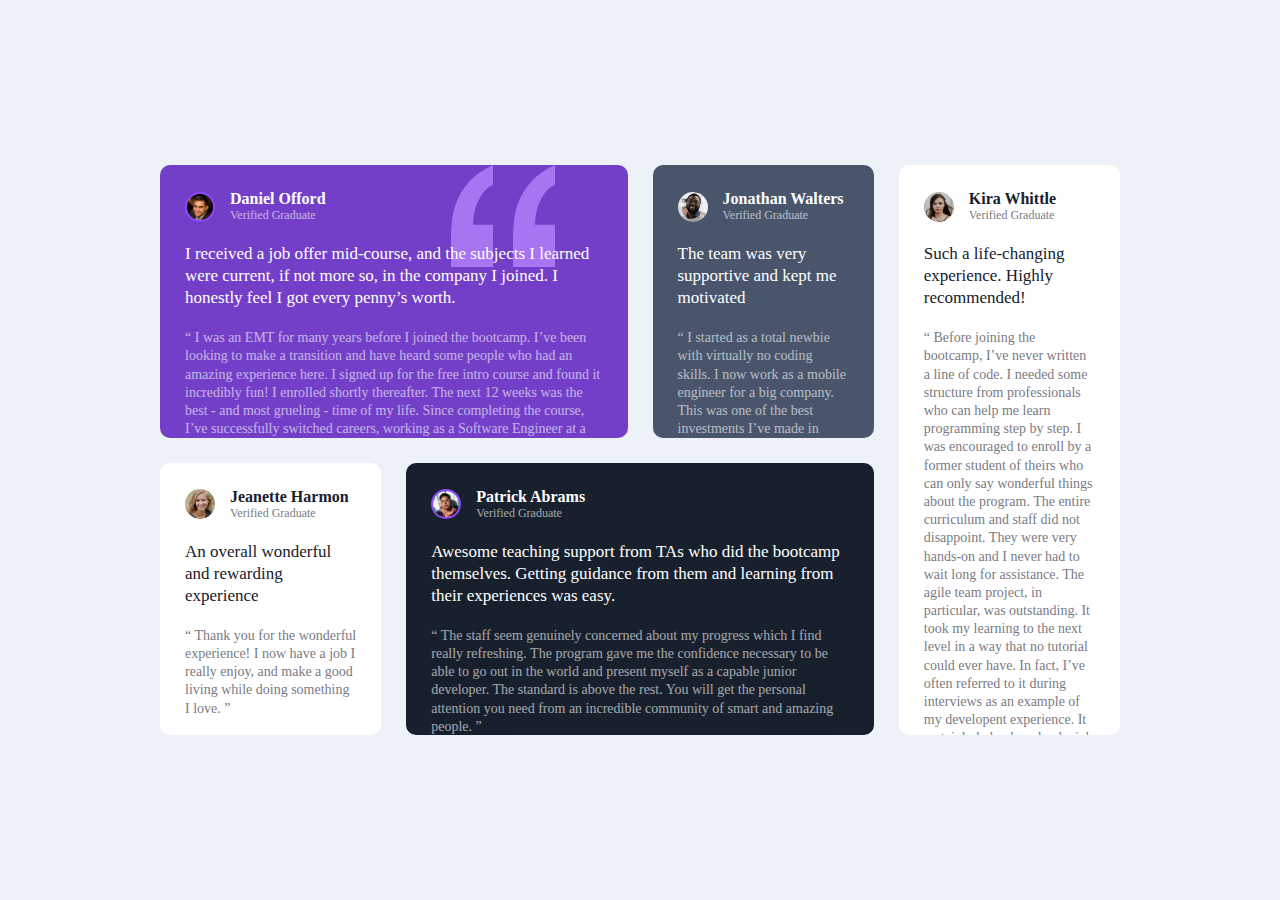
<file: index.html>
<!DOCTYPE html>
<html lang="en">
<head>
    <meta charset="UTF-8">
    <meta name="viewport" content="width=device-width, initial-scale=1.0">
    <title>Grid Section</title>
    <link rel="stylesheet" href="design.css">
</head>
<body>
    <main>
        <div class="container">
            <div class="grid-item one">
                <div class="image">
                    <img src="./images/image-daniel.jpg" alt="">
                    <div class="title">
                        <h4>Daniel Offord</h4>
                    <p>Verified Graduate</p>
                    </div>
                </div>
                <div class="text">
                    I received a job offer mid-course, and the subjects I learned were current, if not more so, in the company I joined. I honestly feel I got every penny’s worth.
                </div>
                <div class="description">
                    “ I was an EMT for many years before I joined the bootcamp. I’ve been looking to make a transition and have heard some people who had an amazing experience here. I signed up for the free intro course and found it incredibly fun! I enrolled shortly thereafter. The next 12 weeks was the best - and most grueling - time of my life. Since completing the course, I’ve successfully switched careers, working as a Software Engineer at a VR startup. ”
                </div>

            </div>

            <div class="grid-item two">
                <div class="image">
                    <img src="./images/image-jonathan.jpg" alt="">
                  <div class="title">
                    <h4>Jonathan Walters</h4>
                    <p>Verified Graduate</p>
                  </div>
                </div>
                <div class="text">
                    The team was very supportive and kept me motivated
                </div>
                <div class="description">
                    “ I started as a total newbie with virtually no coding skills. I now work as a mobile engineer for a big company. This was one of the best investments I’ve made in myself. ”
                </div>
            </div>

            <div class="grid-item three">
                <div class="image">
                    <img src="./images/image-jeanette.jpg" alt="">
                   <div class="title">
                    <h4>Jeanette Harmon</h4>
                    <p>Verified Graduate</p>
                   </div>
                </div>
                <div class="text">
                    An overall wonderful and rewarding experience
                </div>
                <div class="description">
                    “ Thank you for the wonderful experience! I now have a job I really enjoy, and make a good living while doing something I love. ”
                </div>
            </div>

            <div class="grid-item four">
                <div class="image">
                    <img src="./images/image-patrick.jpg" alt="">
                    <div class="title">
                        <h4>Patrick Abrams</h4>
                    <p>Verified Graduate</p>
                    </div>
                </div>
                <div class="text">
                    Awesome teaching support from TAs who did the bootcamp themselves. Getting guidance from them and learning from their experiences was easy.
                </div>
                <div class="description">
                    “ The staff seem genuinely concerned about my progress which I find really refreshing. The program gave me the confidence necessary to be able to go out in the world and present myself as a capable junior developer. The standard is above the rest. You will get the personal attention you need from an incredible community of smart and amazing people. ”
                </div>
            </div>

            <div class="grid-item five">
                <div class="image">
                    <img src="./images/image-kira.jpg" alt="">
                    <div class="title">
                        <h4>Kira Whittle</h4>
                    <p>Verified Graduate</p>
                    </div>
                </div>
                <div class="text">
                    Such a life-changing experience. Highly recommended!
                </div>
                <div class="description">
                    “ Before joining the bootcamp, I’ve never written a line of code. I needed some structure from professionals who can help me learn programming step by step. I was encouraged to enroll by a former student of theirs who can only say wonderful things about the program. The entire curriculum and staff did not disappoint. They were very hands-on and I never had to wait long for assistance. The agile team project, in particular, was outstanding. It took my learning to the next level in a way that no tutorial could ever have. In fact, I’ve often referred to it during interviews as an example of my developent experience. It certainly helped me land a job as a full-stack developer after receiving multiple offers. 100% recommend! ”
                </div>
            </div>

        </div>
    </main>
</body>
</html>
</file>
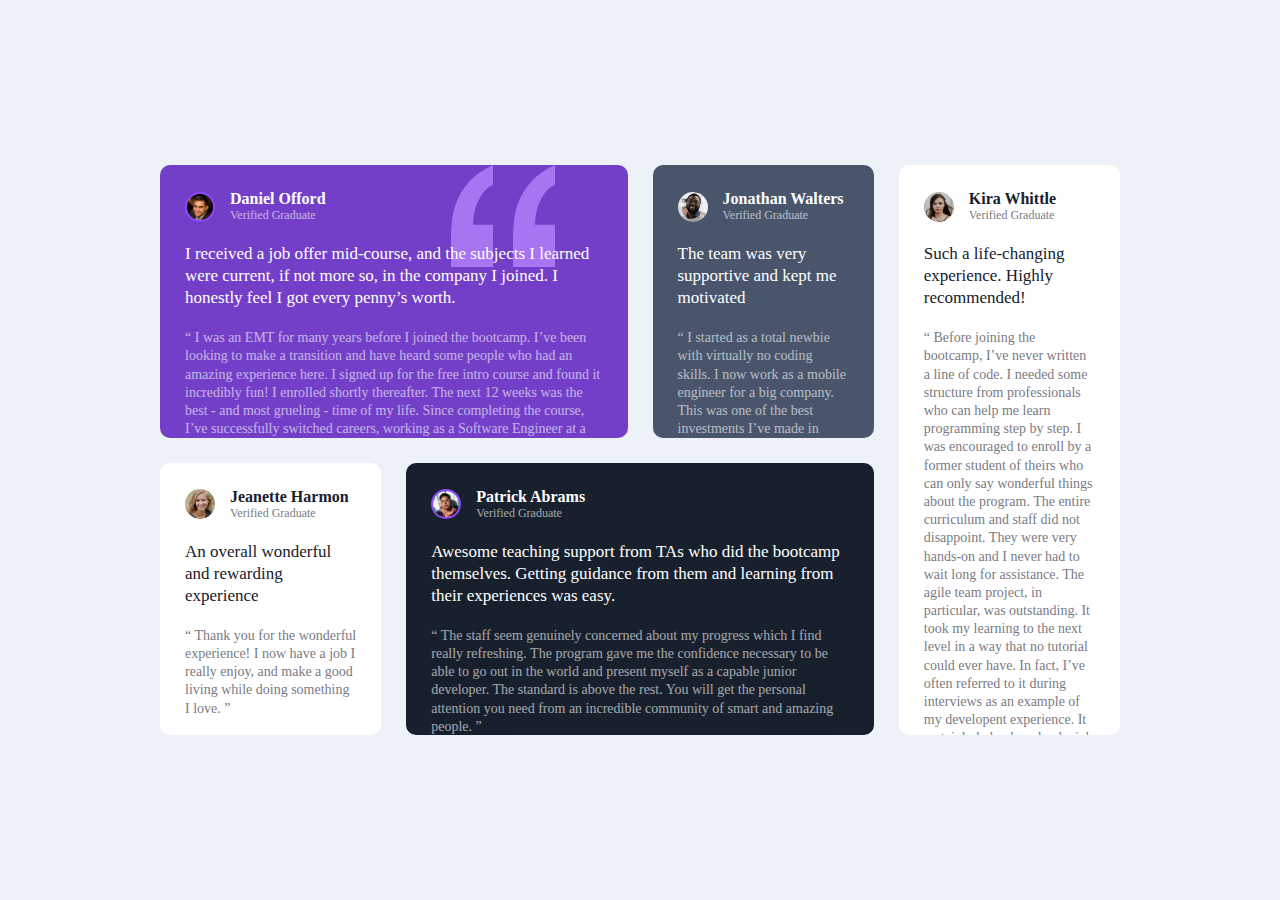
<file: design.html>
<!DOCTYPE html>
<html lang="en">
<head>
    <meta charset="UTF-8">
    <meta name="viewport" content="width=device-width, initial-scale=1.0">
    <title>Grid Section</title>
    <link rel="stylesheet" href="design.css">
</head>
<body>
    <main>
        <div class="container">
            <div class="grid-item one">
                <div class="image">
                    <img src="./images/image-daniel.jpg" alt="">
                    <div class="title">
                        <h4>Daniel Offord</h4>
                    <p>Verified Graduate</p>
                    </div>
                </div>
                <div class="text">
                    I received a job offer mid-course, and the subjects I learned were current, if not more so, in the company I joined. I honestly feel I got every penny’s worth.
                </div>
                <div class="description">
                    “ I was an EMT for many years before I joined the bootcamp. I’ve been looking to make a transition and have heard some people who had an amazing experience here. I signed up for the free intro course and found it incredibly fun! I enrolled shortly thereafter. The next 12 weeks was the best - and most grueling - time of my life. Since completing the course, I’ve successfully switched careers, working as a Software Engineer at a VR startup. ”
                </div>

            </div>

            <div class="grid-item two">
                <div class="image">
                    <img src="./images/image-jonathan.jpg" alt="">
                  <div class="title">
                    <h4>Jonathan Walters</h4>
                    <p>Verified Graduate</p>
                  </div>
                </div>
                <div class="text">
                    The team was very supportive and kept me motivated
                </div>
                <div class="description">
                    “ I started as a total newbie with virtually no coding skills. I now work as a mobile engineer for a big company. This was one of the best investments I’ve made in myself. ”
                </div>
            </div>

            <div class="grid-item three">
                <div class="image">
                    <img src="./images/image-jeanette.jpg" alt="">
                   <div class="title">
                    <h4>Jeanette Harmon</h4>
                    <p>Verified Graduate</p>
                   </div>
                </div>
                <div class="text">
                    An overall wonderful and rewarding experience
                </div>
                <div class="description">
                    “ Thank you for the wonderful experience! I now have a job I really enjoy, and make a good living while doing something I love. ”
                </div>
            </div>

            <div class="grid-item four">
                <div class="image">
                    <img src="./images/image-patrick.jpg" alt="">
                    <div class="title">
                        <h4>Patrick Abrams</h4>
                    <p>Verified Graduate</p>
                    </div>
                </div>
                <div class="text">
                    Awesome teaching support from TAs who did the bootcamp themselves. Getting guidance from them and learning from their experiences was easy.
                </div>
                <div class="description">
                    “ The staff seem genuinely concerned about my progress which I find really refreshing. The program gave me the confidence necessary to be able to go out in the world and present myself as a capable junior developer. The standard is above the rest. You will get the personal attention you need from an incredible community of smart and amazing people. ”
                </div>
            </div>

            <div class="grid-item five">
                <div class="image">
                    <img src="./images/image-kira.jpg" alt="">
                    <div class="title">
                        <h4>Kira Whittle</h4>
                    <p>Verified Graduate</p>
                    </div>
                </div>
                <div class="text">
                    Such a life-changing experience. Highly recommended!
                </div>
                <div class="description">
                    “ Before joining the bootcamp, I’ve never written a line of code. I needed some structure from professionals who can help me learn programming step by step. I was encouraged to enroll by a former student of theirs who can only say wonderful things about the program. The entire curriculum and staff did not disappoint. They were very hands-on and I never had to wait long for assistance. The agile team project, in particular, was outstanding. It took my learning to the next level in a way that no tutorial could ever have. In fact, I’ve often referred to it during interviews as an example of my developent experience. It certainly helped me land a job as a full-stack developer after receiving multiple offers. 100% recommend! ”
                </div>
            </div>

        </div>
    </main>
</body>
</html>
</file>
<file: design.css>
* {
  margin: 0;
  padding: 0;
  box-sizing: border-box;
}

html,
body {
  height: 100%;
  width: 100%;
  background: #edf2f8;
}

main {
  display: flex;
  justify-content: center;
  align-items: center;
  overflow: hidden;
  height: 100%;
}

.container {
  width: 75%;
  height: 570px;
  overflow: hidden;
  display: grid;
  grid-template-columns: repeat(4, 1fr);
  grid-template-rows: repeat(2, 1fr);
  gap: 25px;
  color: white;
}

.grid-item {
  border-radius: 10px;
  padding: 25px;
  overflow: hidden;
}

.grid-item > .image {
  display: flex;
  align-items: center;
  margin-bottom: 20px;
  border-radius: 10px;
  gap: 15px;
}

.grid-item > .image > img {
  width: 30px;
  aspect-ratio: 1/1;
  border-radius: 50%;
}

.grid-item .image > .title > p {
  opacity: 0.6;
  font-size: 12px;
}

.grid-item .image > .title > h3 {
  font-size: 20px;
}

.grid-item .text {
  font-size: 17px;
  font-weight: 500;
  margin-bottom: 20px;
  line-height: 1.3;
}

.grid-item .description {
  font-size: 14px;
  opacity: 0.6;
  line-height: 1.3;
}


.one {
  background: #733fc8;
  grid-column: span 2;
  background-image: url('./images/bg-pattern-quotation.svg');
  background-repeat: no-repeat;
  background-position: 80% 0;
}

.two {
  background: #49556b;
}

.three,
.five {
  background: #ffffff;
  color: #18202d;
}

.three {
  grid-row-start: 2;
}

.five {
  grid-row: 1 / 3;
  grid-column-start: 4;
}

.four {
  background: #18202d;
  grid-column: 2 / 4;
}

.four > .image img, .one > .image img {
    border: 2px solid #8d48fd;
}
</file>
